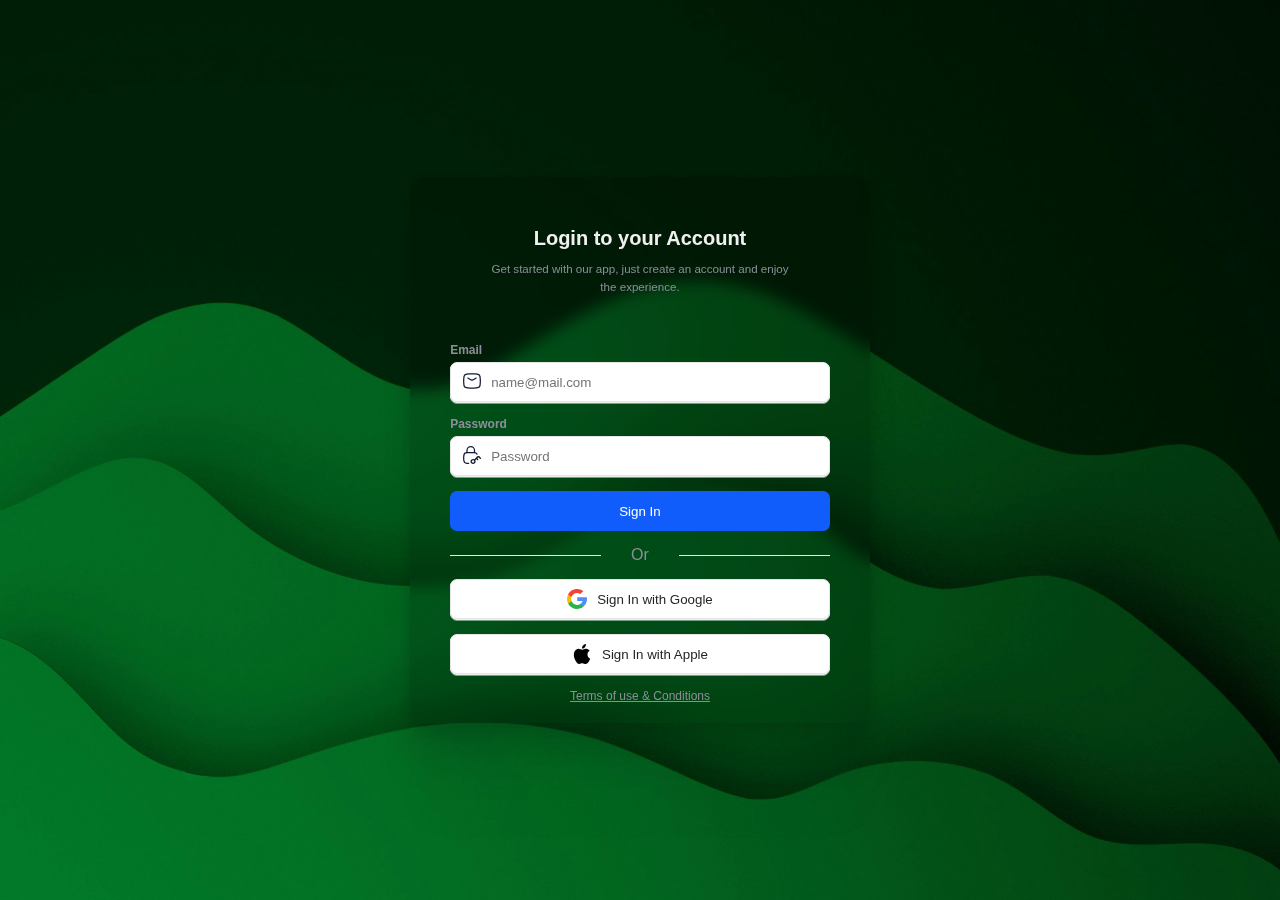
<file: index.html>
<!DOCTYPE html>
<html lang="PT-br">

<head>
    <meta charset="UTF-8">
    <meta name="viewport" content="width=device-width, initial-scale=1.0">
    <link rel="stylesheet" href="styles.css">
    <title>Green-Login</title>
</head>

<body>
    <form class="form_container">
        <div class="title_container">
            <p class="title">Login to your Account</p>
            <span class="subtitle">Get started with our app, just create an account and enjoy the experience.</span>
        </div>
        <br>
        <div class="input_container">
            <label class="input_label" for="email_field">Email</label>
            <svg fill="none" viewBox="0 0 24 24" height="24" width="24" xmlns="http://www.w3.org/2000/svg" class="icon">
                <path stroke-linejoin="round" stroke-linecap="round" stroke-width="1.5" stroke="#141B34"
                    d="M7 8.5L9.94202 10.2394C11.6572 11.2535 12.3428 11.2535 14.058 10.2394L17 8.5"></path>
                <path stroke-linejoin="round" stroke-width="1.5" stroke="#141B34"
                    d="M2.01577 13.4756C2.08114 16.5412 2.11383 18.0739 3.24496 19.2094C4.37608 20.3448 5.95033 20.3843 9.09883 20.4634C11.0393 20.5122 12.9607 20.5122 14.9012 20.4634C18.0497 20.3843 19.6239 20.3448 20.7551 19.2094C21.8862 18.0739 21.9189 16.5412 21.9842 13.4756C22.0053 12.4899 22.0053 11.5101 21.9842 10.5244C21.9189 7.45886 21.8862 5.92609 20.7551 4.79066C19.6239 3.65523 18.0497 3.61568 14.9012 3.53657C12.9607 3.48781 11.0393 3.48781 9.09882 3.53656C5.95033 3.61566 4.37608 3.65521 3.24495 4.79065C2.11382 5.92608 2.08114 7.45885 2.01576 10.5244C1.99474 11.5101 1.99475 12.4899 2.01577 13.4756Z">
                </path>
            </svg>
            <input placeholder="name@mail.com" title="Inpit title" name="input-name" type="email" class="input_field"
                id="email_field">
        </div>
        <div class="input_container">
            <label class="input_label" for="password_field">Password</label>
            <svg fill="none" viewBox="0 0 24 24" height="24" width="24" xmlns="http://www.w3.org/2000/svg" class="icon">
                <path stroke-linecap="round" stroke-width="1.5" stroke="#141B34"
                    d="M18 11.0041C17.4166 9.91704 16.273 9.15775 14.9519 9.0993C13.477 9.03404 11.9788 9 10.329 9C8.67911 9 7.18091 9.03404 5.70604 9.0993C3.95328 9.17685 2.51295 10.4881 2.27882 12.1618C2.12602 13.2541 2 14.3734 2 15.5134C2 16.6534 2.12602 17.7727 2.27882 18.865C2.51295 20.5387 3.95328 21.8499 5.70604 21.9275C6.42013 21.9591 7.26041 21.9834 8 22">
                </path>
                <path stroke-linejoin="round" stroke-linecap="round" stroke-width="1.5" stroke="#141B34"
                    d="M6 9V6.5C6 4.01472 8.01472 2 10.5 2C12.9853 2 15 4.01472 15 6.5V9"></path>
                <path fill="#141B34"
                    d="M21.2046 15.1045L20.6242 15.6956V15.6956L21.2046 15.1045ZM21.4196 16.4767C21.7461 16.7972 22.2706 16.7924 22.5911 16.466C22.9116 16.1395 22.9068 15.615 22.5804 15.2945L21.4196 16.4767ZM18.0228 15.1045L17.4424 14.5134V14.5134L18.0228 15.1045ZM18.2379 18.0387C18.5643 18.3593 19.0888 18.3545 19.4094 18.028C19.7299 17.7016 19.7251 17.1771 19.3987 16.8565L18.2379 18.0387ZM14.2603 20.7619C13.7039 21.3082 12.7957 21.3082 12.2394 20.7619L11.0786 21.9441C12.2794 23.1232 14.2202 23.1232 15.4211 21.9441L14.2603 20.7619ZM12.2394 20.7619C11.6914 20.2239 11.6914 19.358 12.2394 18.82L11.0786 17.6378C9.86927 18.8252 9.86927 20.7567 11.0786 21.9441L12.2394 20.7619ZM12.2394 18.82C12.7957 18.2737 13.7039 18.2737 14.2603 18.82L15.4211 17.6378C14.2202 16.4587 12.2794 16.4587 11.0786 17.6378L12.2394 18.82ZM14.2603 18.82C14.8082 19.358 14.8082 20.2239 14.2603 20.7619L15.4211 21.9441C16.6304 20.7567 16.6304 18.8252 15.4211 17.6378L14.2603 18.82ZM20.6242 15.6956L21.4196 16.4767L22.5804 15.2945L21.785 14.5134L20.6242 15.6956ZM15.4211 18.82L17.8078 16.4767L16.647 15.2944L14.2603 17.6377L15.4211 18.82ZM17.8078 16.4767L18.6032 15.6956L17.4424 14.5134L16.647 15.2945L17.8078 16.4767ZM16.647 16.4767L18.2379 18.0387L19.3987 16.8565L17.8078 15.2945L16.647 16.4767ZM21.785 14.5134C21.4266 14.1616 21.0998 13.8383 20.7993 13.6131C20.4791 13.3732 20.096 13.1716 19.6137 13.1716V14.8284C19.6145 14.8284 19.619 14.8273 19.6395 14.8357C19.6663 14.8466 19.7183 14.8735 19.806 14.9391C19.9969 15.0822 20.2326 15.3112 20.6242 15.6956L21.785 14.5134ZM18.6032 15.6956C18.9948 15.3112 19.2305 15.0822 19.4215 14.9391C19.5091 14.8735 19.5611 14.8466 19.5879 14.8357C19.6084 14.8273 19.6129 14.8284 19.6137 14.8284V13.1716C19.1314 13.1716 18.7483 13.3732 18.4281 13.6131C18.1276 13.8383 17.8008 14.1616 17.4424 14.5134L18.6032 15.6956Z">
                </path>
            </svg>
            <input placeholder="Password" title="Inpit title" name="input-name" type="password" class="input_field"
                id="password_field">
        </div>
        <button title="Sign In" type="submit" class="sign-in_btn">
            <span>Sign In</span>
        </button>
        <div class="separator">
            <hr class="line">
            <span>Or</span>
            <hr class="line">
        </div>
        <button title="Sign In" type="submit" class="sign-in_ggl">
            <svg xml:space="preserve" style="enable-background:new 0 0 512 512;" viewBox="0 0 512 512" y="0px" x="0px"
                xmlns:xlink="http://www.w3.org/1999/xlink" xmlns="http://www.w3.org/2000/svg" id="Layer_1" width="20"
                version="1.1">
                <path d="M113.47,309.408L95.648,375.94l-65.139,1.378C11.042,341.211,0,299.9,0,256
	c0-42.451,10.324-82.483,28.624-117.732h0.014l57.992,10.632l25.404,57.644c-5.317,15.501-8.215,32.141-8.215,49.456
	C103.821,274.792,107.225,292.797,113.47,309.408z" style="fill:#FBBB00;"></path>
                <path d="M507.527,208.176C510.467,223.662,512,239.655,512,256c0,18.328-1.927,36.206-5.598,53.451
	c-12.462,58.683-45.025,109.925-90.134,146.187l-0.014-0.014l-73.044-3.727l-10.338-64.535
	c29.932-17.554,53.324-45.025,65.646-77.911h-136.89V208.176h138.887L507.527,208.176L507.527,208.176z"
                    style="fill:#518EF8;"></path>
                <path d="M416.253,455.624l0.014,0.014C372.396,490.901,316.666,512,256,512
	c-97.491,0-182.252-54.491-225.491-134.681l82.961-67.91c21.619,57.698,77.278,98.771,142.53,98.771
	c28.047,0,54.323-7.582,76.87-20.818L416.253,455.624z" style="fill:#28B446;"></path>
                <path d="M419.404,58.936l-82.933,67.896c-23.335-14.586-50.919-23.012-80.471-23.012
	c-66.729,0-123.429,42.957-143.965,102.724l-83.397-68.276h-0.014C71.23,56.123,157.06,0,256,0
	C318.115,0,375.068,22.126,419.404,58.936z" style="fill:#F14336;"></path>

            </svg>

            <span>Sign In with Google</span>
        </button>
        <button title="Sign In" type="submit" class="sign-in_apl">
            <svg xml:space="preserve" style="enable-background:new 0 0 22.773 22.773;" viewBox="0 0 22.773 22.773"
                y="0px" x="0px" xmlns:xlink="http://www.w3.org/1999/xlink" xmlns="http://www.w3.org/2000/svg"
                id="Capa_1" width="20" height="20" version="1.1">
                <g>
                    <g>
                        <path
                            d="M15.769,0c0.053,0,0.106,0,0.162,0c0.13,1.606-0.483,2.806-1.228,3.675c-0.731,0.863-1.732,1.7-3.351,1.573 c-0.108-1.583,0.506-2.694,1.25-3.561C13.292,0.879,14.557,0.16,15.769,0z">
                        </path>
                        <path
                            d="M20.67,16.716c0,0.016,0,0.03,0,0.045c-0.455,1.378-1.104,2.559-1.896,3.655c-0.723,0.995-1.609,2.334-3.191,2.334 c-1.367,0-2.275-0.879-3.676-0.903c-1.482-0.024-2.297,0.735-3.652,0.926c-0.155,0-0.31,0-0.462,0 c-0.995-0.144-1.798-0.932-2.383-1.642c-1.725-2.098-3.058-4.808-3.306-8.276c0-0.34,0-0.679,0-1.019 c0.105-2.482,1.311-4.5,2.914-5.478c0.846-0.52,2.009-0.963,3.304-0.765c0.555,0.086,1.122,0.276,1.619,0.464 c0.471,0.181,1.06,0.502,1.618,0.485c0.378-0.011,0.754-0.208,1.135-0.347c1.116-0.403,2.21-0.865,3.652-0.648 c1.733,0.262,2.963,1.032,3.723,2.22c-1.466,0.933-2.625,2.339-2.427,4.74C17.818,14.688,19.086,15.964,20.67,16.716z">
                        </path>
                    </g>
                </g>
            </svg>
            <span>Sign In with Apple</span>
        </button>
        <p class="note">Terms of use &amp; Conditions</p>
    </form>
</body>

</html>
</file>
<file: styles.css>
* {
    margin: 0;
    padding: 0;
    box-sizing: border-box;
}

html,
body {
    height: 100%;
}

body {
    background: url('img/apurv-das-ciN8mnrlvFY-unsplash.jpg');
    background-size: cover;
    background-position: center;
    background-repeat: no-repeat;
    display: flex;
    align-items: center;
    justify-content: center;
    height: 100%;
}


.form_container {
    width: fit-content;
    height: fit-content;
    display: flex;
    flex-direction: column;
    align-items: center;
    justify-content: center;
    gap: 15px;
    padding: 50px 40px 20px 40px;
    backdrop-filter: blur(8px);
    background-color: rgba(0, 0, 0, 0.151);
    box-shadow: 0px 106px 42px rgba(0, 0, 0, 0.01),
        0px 59px 36px rgba(0, 0, 0, 0.05), 0px 26px 26px rgba(0, 0, 0, 0.09),
        0px 7px 15px rgba(0, 0, 0, 0.1), 0px 0px 0px rgba(0, 0, 0, 0.1);
    border-radius: 16px;
    font-family: "Inter", sans-serif;
    animation: fadeInUp 0.6s ease-out;

    &>.title_container {
        display: flex;
        flex-direction: column;
        align-items: center;
        justify-content: center;
        gap: 10px;

        &>.title {
            margin: 0;
            font-size: 1.25rem;
            font-weight: 700;
            color: #f0f0f0;
        }

        &>.subtitle {
            font-size: 0.725rem;
            max-width: 80%;
            text-align: center;
            line-height: 1.1rem;
            color: #8B8E98;
        }
    }

    &>.input_container {
        width: 100%;
        height: fit-content;
        position: relative;
        display: flex;
        flex-direction: column;
        gap: 5px;

        &>svg.icon {
            width: 20px;
            position: absolute;
            z-index: 99;
            left: 12px;
            bottom: 9px;
        }

        &>label.input_label {
            font-size: 0.75rem;
            color: #8B8E98;
            font-weight: 600;
        }

        &>input.input_field {
            width: auto;
            height: 40px;
            padding: 0 0 0 40px;
            border-radius: 7px;
            outline: none;
            border: 1px solid #e5e5e5;
            filter: drop-shadow(0px 1px 0px #efefef) drop-shadow(0px 1px 0.5px rgba(239, 239, 239, 0.5));
            transition: all 0.3s cubic-bezier(0.15, 0.83, 0.66, 1);

            &:focus {
                border: 1px solid transparent;
                box-shadow: 0px 0px 0px 2px #242424;
                /* background-color: transparent; */
            }
        }
    }

    &>.sign-in_btn {
        width: 100%;
        height: 40px;
        border: 0;
        background: #115DFC;
        border-radius: 7px;
        outline: none;
        color: #ffffff;
        cursor: pointer;
        transition: all 0.2s ease-in-out;
    }

    &>.sign-in_ggl {
        width: 100%;
        height: 40px;
        display: flex;
        align-items: center;
        justify-content: center;
        gap: 10px;
        background: #fff;
        border-radius: 7px;
        outline: none;
        color: #242424;
        border: 1px solid #e5e5e5;
        filter: drop-shadow(0px 1px 0px #efefef) drop-shadow(0px 1px 0.5px rgba(239, 239, 239, 0.5));
        cursor: pointer;
        transition: all 0.2s ease-in-out;
    }

    &>.sign-in_apl {
        width: 100%;
        height: 40px;
        display: flex;
        align-items: center;
        justify-content: center;
        gap: 10px;
        background: #fff;
        border-radius: 7px;
        outline: none;
        color: #242424;
        border: 1px solid #e5e5e5;
        filter: drop-shadow(0px 1px 0px #efefef) drop-shadow(0px 1px 0.5px rgba(239, 239, 239, 0.5));
        cursor: pointer;
        transition: all 0.2s ease-in-out;
    }

    &>.sign-in_btn:hover,
    .sign-in_ggl:hover,
    .sign-in_apl:hover {
        box-shadow: 0 4px 12px rgba(0, 0, 0, 0.2);
        transform: translateY(-1px);
        transition: all 0.2s ease-in-out;
    }


    &>.separator {
        width: 100%;
        display: flex;
        align-items: center;
        justify-content: center;
        gap: 30px;
        color: #8B8E98;
    }

    &>.separator .line {
        display: block;
        width: 100%;
        height: 1px;
        border: 0;
        background-color: #e8e8e8;
    }

    &>.note {
        font-size: 0.75rem;
        color: #8B8E98;
        text-decoration: underline;
    }
}

@keyframes fadeInUp {
  from {
    opacity: 0;
    transform: translateY(20px);
  }
  to {
    opacity: 1;
    transform: translateY(0);
  }
}
</file>
